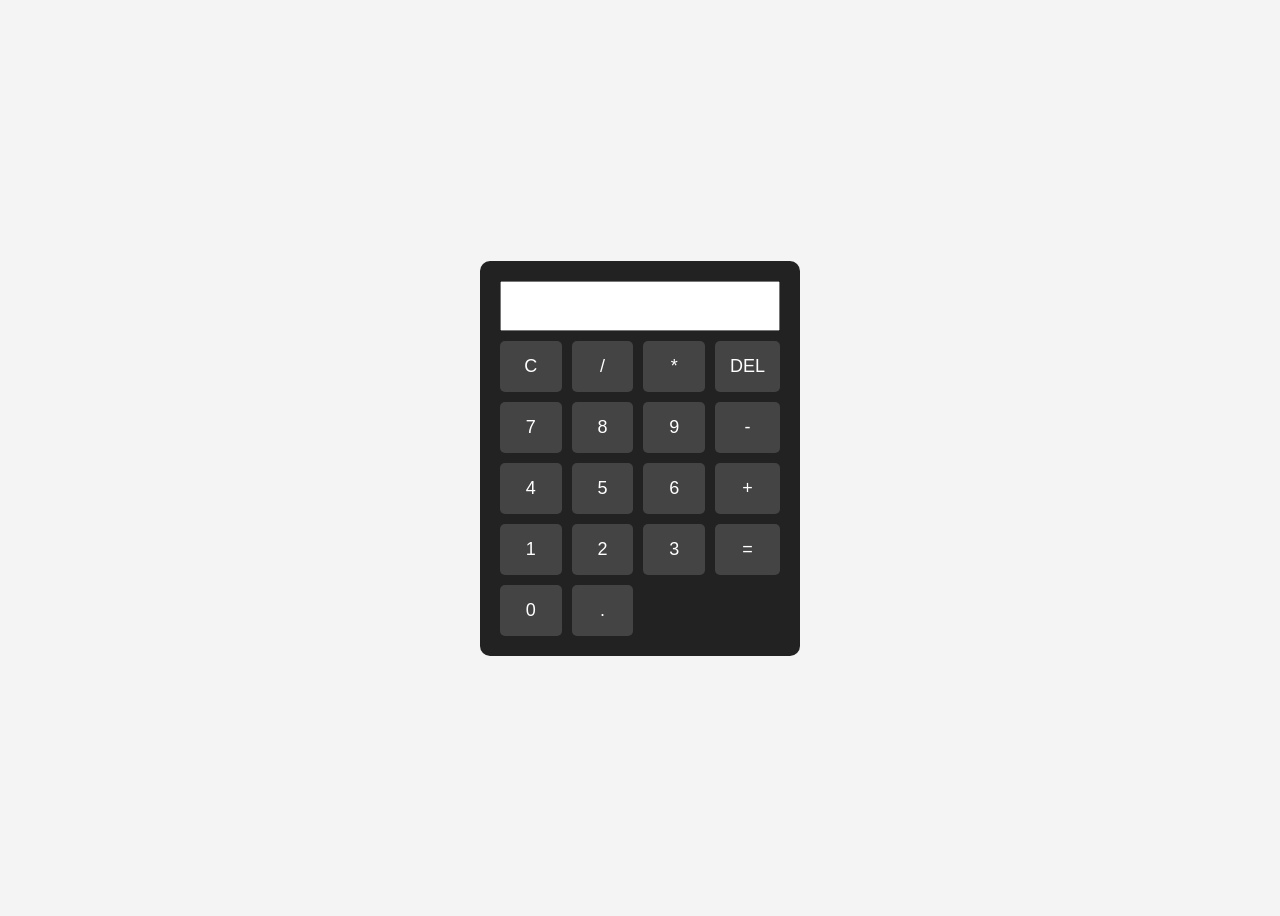
<file: Module 2/Calculator/index.html>
<!DOCTYPE html>
<html lang="en">
<head>
    <meta charset="UTF-8">
    <title>Calculator</title>
    <link rel="stylesheet" href="style.css">
</head>
<body>

<div class="calculator">
    <input type="text" id="result" readonly>

    <div class="buttons">
        <button onclick="clearDisplay()">C</button>
        <button onclick="appendValue('/')">/</button>
        <button onclick="appendValue('*')">*</button>
        <button onclick="deleteLast()">DEL</button>

        <button onclick="appendValue('7')">7</button>
        <button onclick="appendValue('8')">8</button>
        <button onclick="appendValue('9')">9</button>
        <button onclick="appendValue('-')">-</button>

        <button onclick="appendValue('4')">4</button>
        <button onclick="appendValue('5')">5</button>
        <button onclick="appendValue('6')">6</button>
        <button onclick="appendValue('+')">+</button>

        <button onclick="appendValue('1')">1</button>
        <button onclick="appendValue('2')">2</button>
        <button onclick="appendValue('3')">3</button>
        <button onclick="calculate()">=</button>

        <button onclick="appendValue('0')">0</button>
        <button onclick="appendValue('.')">.</button>
    </div>
</div>

<script src="script.js"></script>

</body>
</html>
</file>
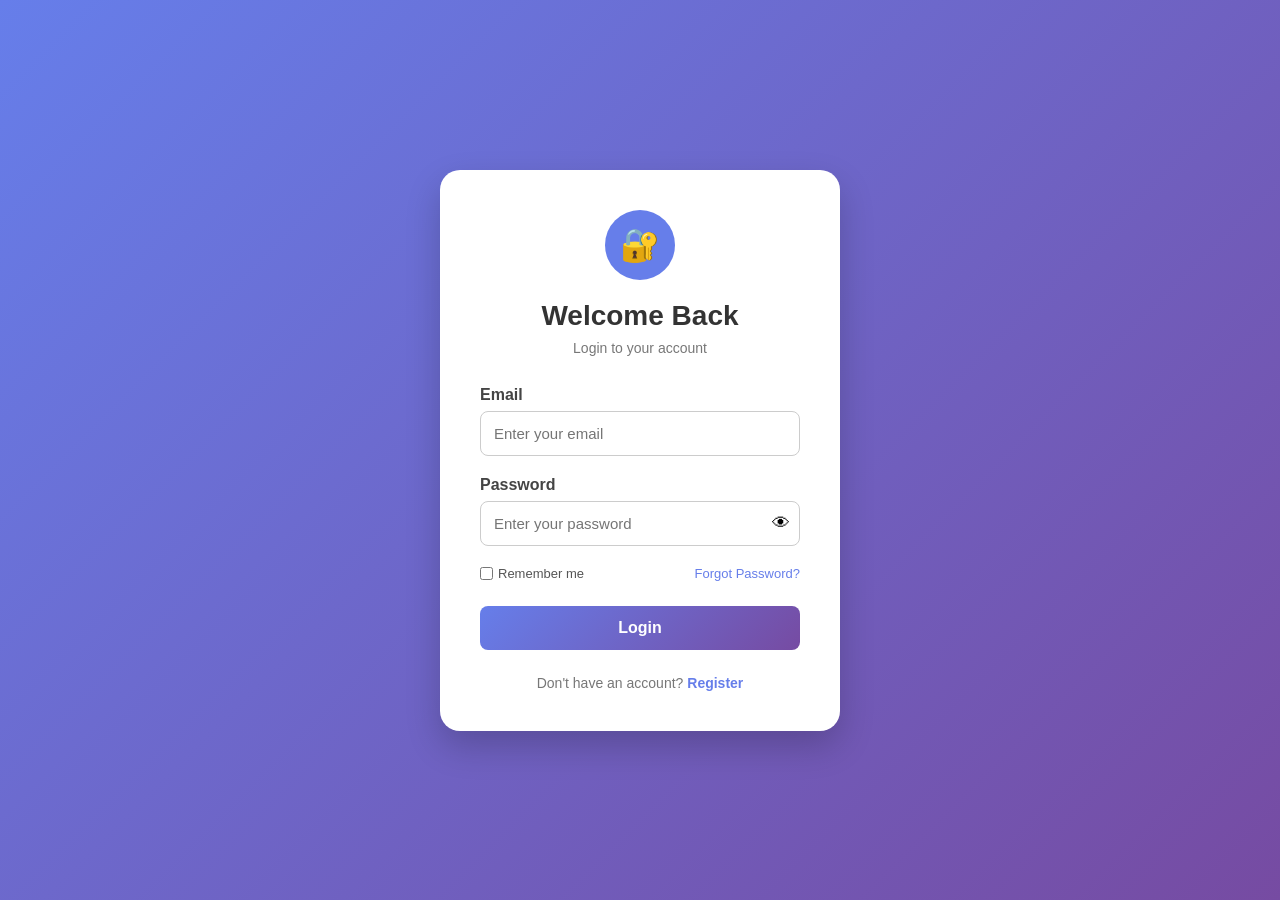
<file: Module 2/LoginPage/index.html>
<!DOCTYPE html>
<html lang="en">

<head>
    <meta charset="UTF-8">
    <meta name="viewport" content="width=device-width, initial-scale=1.0">

    <title>Login Page</title>

    <link rel="stylesheet" href="style.css">
</head>

<body>

    <div class="login-container">

        <div class="login-box">

            <div class="login-icon">
                🔐
            </div>

            <h1>Welcome Back</h1>

            <p class="subtitle">Login to your account</p>

            <form id="loginForm">

                <!-- Email -->
                <div class="input-group">

                    <label for="email">Email</label>

                    <input
                        type="email"
                        id="email"
                        placeholder="Enter your email"
                    >

                    <small id="emailError"></small>

                </div>


                <!-- Password -->
                <div class="input-group">

                    <label for="password">Password</label>

                    <div class="password-box">

                        <input
                            type="password"
                            id="password"
                            placeholder="Enter your password"
                        >

                        <button
                            type="button"
                            id="togglePassword">
                            👁
                        </button>

                    </div>

                    <small id="passwordError"></small>

                </div>


                <!-- Remember Me -->
                <div class="options">

                    <label class="remember">

                        <input
                            type="checkbox"
                            id="rememberMe"
                        >

                        Remember me

                    </label>

                    <a href="#" id="forgotPassword">
                        Forgot Password?
                    </a>

                </div>


                <!-- Login Button -->

                <button
                    type="submit"
                    class="login-btn">

                    Login

                </button>


                <!-- Message -->

                <p id="message"></p>


                <!-- Register -->

                <p class="register-text">

                    Don't have an account?

                    <a href="#" id="registerLink">
                        Register
                    </a>

                </p>

            </form>

        </div>

    </div>


    <script src="script.js"></script>

</body>

</html>
</file>
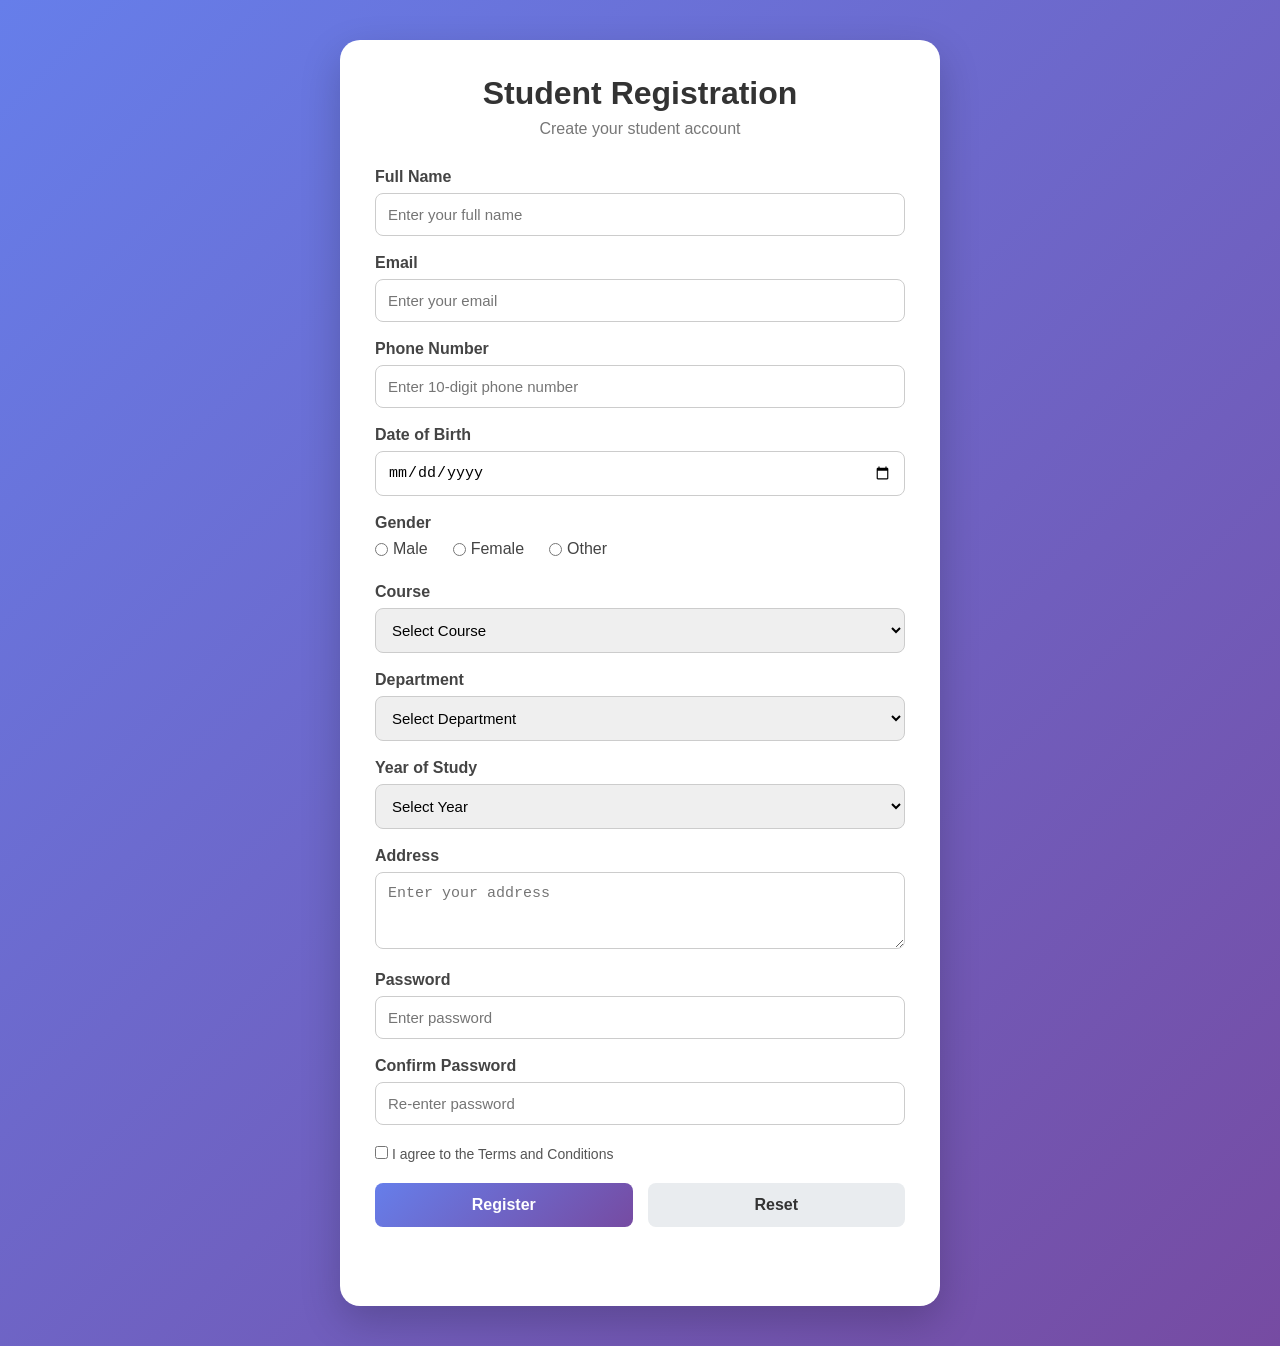
<file: Module 2/RegistrationForm/index.html>
<!DOCTYPE html>
<html lang="en">

<head>

    <meta charset="UTF-8">

    <meta name="viewport"
          content="width=device-width, initial-scale=1.0">

    <title>Student Registration Form</title>

    <link rel="stylesheet" href="style.css">

</head>

<body>

    <div class="container">

        <div class="form-box">

            <h1>Student Registration</h1>

            <p class="subtitle">
                Create your student account
            </p>


            <form id="registrationForm">


                <!-- Full Name -->

                <div class="form-group">

                    <label for="fullName">
                        Full Name
                    </label>

                    <input
                        type="text"
                        id="fullName"
                        placeholder="Enter your full name"
                    >

                    <small id="nameError"></small>

                </div>


                <!-- Email -->

                <div class="form-group">

                    <label for="email">
                        Email
                    </label>

                    <input
                        type="email"
                        id="email"
                        placeholder="Enter your email"
                    >

                    <small id="emailError"></small>

                </div>


                <!-- Phone -->

                <div class="form-group">

                    <label for="phone">
                        Phone Number
                    </label>

                    <input
                        type="text"
                        id="phone"
                        maxlength="10"
                        placeholder="Enter 10-digit phone number"
                    >

                    <small id="phoneError"></small>

                </div>


                <!-- Date of Birth -->

                <div class="form-group">

                    <label for="dob">
                        Date of Birth
                    </label>

                    <input
                        type="date"
                        id="dob"
                    >

                    <small id="dobError"></small>

                </div>


                <!-- Gender -->

                <div class="form-group">

                    <label>
                        Gender
                    </label>

                    <div class="gender-options">

                        <label>
                            <input
                                type="radio"
                                name="gender"
                                value="Male"
                            >
                            Male
                        </label>

                        <label>
                            <input
                                type="radio"
                                name="gender"
                                value="Female"
                            >
                            Female
                        </label>

                        <label>
                            <input
                                type="radio"
                                name="gender"
                                value="Other"
                            >
                            Other
                        </label>

                    </div>

                    <small id="genderError"></small>

                </div>


                <!-- Course -->

                <div class="form-group">

                    <label for="course">
                        Course
                    </label>

                    <select id="course">

                        <option value="">
                            Select Course
                        </option>

                        <option value="B.Tech">
                            B.Tech
                        </option>

                        <option value="B.E">
                            B.E
                        </option>

                        <option value="B.Sc">
                            B.Sc
                        </option>

                        <option value="BCA">
                            BCA
                        </option>

                        <option value="MCA">
                            MCA
                        </option>

                    </select>

                    <small id="courseError"></small>

                </div>


                <!-- Department -->

                <div class="form-group">

                    <label for="department">
                        Department
                    </label>

                    <select id="department">

                        <option value="">
                            Select Department
                        </option>

                        <option value="AI & DS">
                            Artificial Intelligence & Data Science
                        </option>

                        <option value="CSE">
                            Computer Science Engineering
                        </option>

                        <option value="ECE">
                            Electronics & Communication Engineering
                        </option>

                        <option value="EEE">
                            Electrical & Electronics Engineering
                        </option>

                        <option value="IT">
                            Information Technology
                        </option>

                        <option value="MECH">
                            Mechanical Engineering
                        </option>

                    </select>

                    <small id="departmentError"></small>

                </div>


                <!-- Year -->

                <div class="form-group">

                    <label for="year">
                        Year of Study
                    </label>

                    <select id="year">

                        <option value="">
                            Select Year
                        </option>

                        <option value="1st Year">
                            1st Year
                        </option>

                        <option value="2nd Year">
                            2nd Year
                        </option>

                        <option value="3rd Year">
                            3rd Year
                        </option>

                        <option value="4th Year">
                            4th Year
                        </option>

                    </select>

                    <small id="yearError"></small>

                </div>


                <!-- Address -->

                <div class="form-group">

                    <label for="address">
                        Address
                    </label>

                    <textarea
                        id="address"
                        rows="3"
                        placeholder="Enter your address"
                    ></textarea>

                    <small id="addressError"></small>

                </div>


                <!-- Password -->

                <div class="form-group">

                    <label for="password">
                        Password
                    </label>

                    <input
                        type="password"
                        id="password"
                        placeholder="Enter password"
                    >

                    <small id="passwordError"></small>

                </div>


                <!-- Confirm Password -->

                <div class="form-group">

                    <label for="confirmPassword">
                        Confirm Password
                    </label>

                    <input
                        type="password"
                        id="confirmPassword"
                        placeholder="Re-enter password"
                    >

                    <small id="confirmPasswordError"></small>

                </div>


                <!-- Terms -->

                <div class="terms">

                    <label>

                        <input
                            type="checkbox"
                            id="terms"
                        >

                        I agree to the Terms and Conditions

                    </label>

                    <small id="termsError"></small>

                </div>


                <!-- Buttons -->

                <div class="buttons">

                    <button
                        type="submit"
                        class="register-btn">

                        Register

                    </button>

                    <button
                        type="reset"
                        class="reset-btn">

                        Reset

                    </button>

                </div>


                <!-- Success Message -->

                <div id="successMessage"></div>

            </form>

        </div>

    </div>


    <script src="script.js"></script>

</body>

</html>
</file>
<file: Module 2/Calculator/style.css>
body {
    display: flex;
    justify-content: center;
    align-items: center;
    height: 100vh;
    background-color: #f4f4f4;
    font-family: Arial, sans-serif;
}

.calculator {
    background: #222;
    padding: 20px;
    border-radius: 10px;
    width: 280px;
}

#result {
    width: 100%;
    height: 50px;
    font-size: 24px;
    text-align: right;
    margin-bottom: 10px;
    padding-right: 10px;
    box-sizing: border-box;
}

.buttons {
    display: grid;
    grid-template-columns: repeat(4, 1fr);
    gap: 10px;
}

button {
    padding: 15px;
    font-size: 18px;
    border: none;
    background: #444;
    color: white;
    cursor: pointer;
    border-radius: 5px;
}

button:hover {
    background: #666;
}
</file>
<file: Module 2/LoginPage/style.css>
/* =========================
   GENERAL
========================= */

* {
    margin: 0;
    padding: 0;
    box-sizing: border-box;
}

body {
    font-family: Arial, Helvetica, sans-serif;

    min-height: 100vh;

    display: flex;
    justify-content: center;
    align-items: center;

    background: linear-gradient(
        135deg,
        #667eea,
        #764ba2
    );
}


/* =========================
   LOGIN CONTAINER
========================= */

.login-container {
    width: 100%;
    padding: 20px;

    display: flex;
    justify-content: center;
    align-items: center;
}


/* =========================
   LOGIN BOX
========================= */

.login-box {
    width: 400px;

    background: white;

    padding: 40px;

    border-radius: 20px;

    box-shadow:
        0 15px 35px rgba(0, 0, 0, 0.2);

    text-align: center;
}


/* =========================
   ICON
========================= */

.login-icon {
    width: 70px;
    height: 70px;

    margin: 0 auto 20px;

    border-radius: 50%;

    background: #667eea;

    display: flex;
    justify-content: center;
    align-items: center;

    font-size: 32px;
}


/* =========================
   HEADING
========================= */

.login-box h1 {
    color: #333;

    margin-bottom: 8px;

    font-size: 28px;
}

.subtitle {
    color: #777;

    margin-bottom: 30px;

    font-size: 14px;
}


/* =========================
   INPUT GROUP
========================= */

.input-group {
    text-align: left;

    margin-bottom: 20px;
}

.input-group label {
    display: block;

    margin-bottom: 7px;

    font-weight: bold;

    color: #444;
}

.input-group input {
    width: 100%;

    padding: 13px;

    border: 1px solid #ccc;

    border-radius: 8px;

    font-size: 15px;

    outline: none;

    transition: 0.3s;
}

.input-group input:focus {
    border-color: #667eea;

    box-shadow:
        0 0 5px rgba(102, 126, 234, 0.3);
}


/* =========================
   PASSWORD
========================= */

.password-box {
    position: relative;
}

.password-box input {
    padding-right: 45px;
}

.password-box button {
    position: absolute;

    right: 10px;
    top: 50%;

    transform: translateY(-50%);

    border: none;

    background: transparent;

    cursor: pointer;

    font-size: 18px;
}


/* =========================
   ERROR
========================= */

.input-group small {
    display: block;

    color: #dc3545;

    margin-top: 5px;

    font-size: 12px;
}


/* =========================
   OPTIONS
========================= */

.options {
    display: flex;

    justify-content: space-between;

    align-items: center;

    margin-bottom: 25px;

    font-size: 13px;
}

.remember {
    display: flex;

    align-items: center;

    gap: 5px;

    color: #555;
}

.remember input {
    cursor: pointer;
}

.options a {
    color: #667eea;

    text-decoration: none;
}

.options a:hover {
    text-decoration: underline;
}


/* =========================
   LOGIN BUTTON
========================= */

.login-btn {
    width: 100%;

    padding: 13px;

    border: none;

    border-radius: 8px;

    background: linear-gradient(
        135deg,
        #667eea,
        #764ba2
    );

    color: white;

    font-size: 16px;

    font-weight: bold;

    cursor: pointer;

    transition: 0.3s;
}

.login-btn:hover {
    transform: translateY(-2px);

    box-shadow:
        0 5px 15px rgba(102, 126, 234, 0.4);
}


/* =========================
   SUCCESS / ERROR MESSAGE
========================= */

#message {
    margin-top: 15px;

    font-size: 14px;

    font-weight: bold;
}


/* =========================
   REGISTER
========================= */

.register-text {
    margin-top: 25px;

    color: #777;

    font-size: 14px;
}

.register-text a {
    color: #667eea;

    font-weight: bold;

    text-decoration: none;
}

.register-text a:hover {
    text-decoration: underline;
}


/* =========================
   RESPONSIVE
========================= */

@media (max-width: 500px) {

    .login-box {
        width: 100%;

        padding: 30px 25px;
    }

    .login-box h1 {
        font-size: 24px;
    }

}
</file>
<file: Module 2/RegistrationForm/style.css>
/* =========================
   GENERAL
========================= */

* {
    margin: 0;
    padding: 0;
    box-sizing: border-box;
}

body {

    font-family: Arial, Helvetica, sans-serif;

    min-height: 100vh;

    background: linear-gradient(
        135deg,
        #667eea,
        #764ba2
    );

    padding: 40px 20px;
}


/* =========================
   CONTAINER
========================= */

.container {

    width: 100%;

    display: flex;

    justify-content: center;

}


/* =========================
   FORM BOX
========================= */

.form-box {

    width: 600px;

    background: white;

    padding: 35px;

    border-radius: 20px;

    box-shadow:
        0 15px 40px rgba(0, 0, 0, 0.2);
}


/* =========================
   HEADING
========================= */

.form-box h1 {

    text-align: center;

    color: #333;

    margin-bottom: 8px;

}

.subtitle {

    text-align: center;

    color: #777;

    margin-bottom: 30px;

}


/* =========================
   FORM GROUP
========================= */

.form-group {

    margin-bottom: 18px;

}

.form-group label {

    display: block;

    margin-bottom: 7px;

    font-weight: bold;

    color: #444;

}


/* =========================
   INPUTS
========================= */

input[type="text"],
input[type="email"],
input[type="date"],
input[type="password"],
select,
textarea {

    width: 100%;

    padding: 12px;

    border: 1px solid #ccc;

    border-radius: 8px;

    font-size: 15px;

    outline: none;

    transition: 0.3s;

}


input:focus,
select:focus,
textarea:focus {

    border-color: #667eea;

    box-shadow:
        0 0 5px rgba(102, 126, 234, 0.3);

}


/* =========================
   GENDER
========================= */

.gender-options {

    display: flex;

    gap: 25px;

    margin-top: 8px;

}

.gender-options label {

    font-weight: normal;

    display: flex;

    align-items: center;

    gap: 5px;

}


/* =========================
   ERROR MESSAGE
========================= */

.form-group small,
.terms small {

    display: block;

    color: #dc3545;

    font-size: 12px;

    margin-top: 5px;

}


/* =========================
   TERMS
========================= */

.terms {

    margin: 20px 0;

}

.terms label {

    color: #555;

    font-size: 14px;

}


/* =========================
   BUTTONS
========================= */

.buttons {

    display: flex;

    gap: 15px;

}

.buttons button {

    flex: 1;

    padding: 13px;

    border: none;

    border-radius: 8px;

    font-size: 16px;

    font-weight: bold;

    cursor: pointer;

    transition: 0.3s;

}


/* Register */

.register-btn {

    background: linear-gradient(
        135deg,
        #667eea,
        #764ba2
    );

    color: white;

}

.register-btn:hover {

    transform: translateY(-2px);

}


/* Reset */

.reset-btn {

    background: #e9ecef;

    color: #333;

}

.reset-btn:hover {

    background: #d6d8db;

}


/* =========================
   SUCCESS MESSAGE
========================= */

#successMessage {

    margin-top: 20px;

    padding: 12px;

    text-align: center;

    border-radius: 8px;

    font-weight: bold;

}


/* =========================
   RESPONSIVE
========================= */

@media (max-width: 650px) {

    .form-box {

        width: 100%;

        padding: 25px 20px;

    }

    .gender-options {

        flex-direction: column;

        gap: 10px;

    }

}

@media (max-width: 450px) {

    .buttons {

        flex-direction: column;

    }

}
</file>
